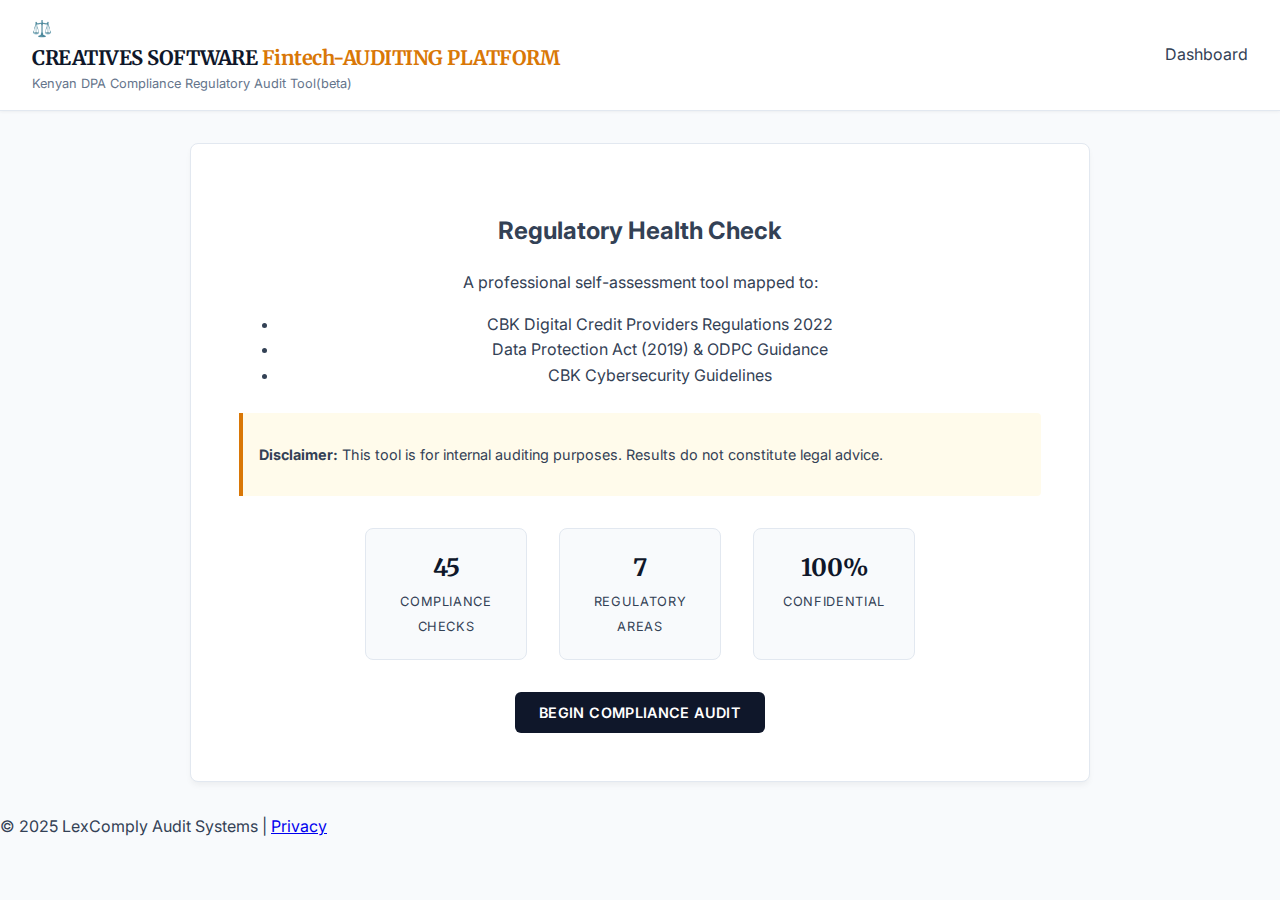
<file: index.html>
<!DOCTYPE html>
<html lang="en">
<head>
    <meta charset="UTF-8">
    <meta name="viewport" content="width=device-width, initial-scale=1.0">
    <title>Kenya Fintech Compliance Audit</title>
    <link rel="stylesheet" href="styles.css">
    <link href="https://fonts.googleapis.com/css2?family=Merriweather:wght@400;700&family=Inter:wght@300;400;600&display=swap" rel="stylesheet">
</head>
<body>

    <nav class="navbar">
        <div class="brand">
            <span class="icon">⚖️</span>
            <div>
                <h1>CREATIVES SOFTWARE <span class="accent">Fintech-AUDITING PLATFORM</span></h1>
                <small>Kenyan DPA Compliance Regulatory Audit Tool(beta)</small>
            </div>
        </div>
        <div class="step-indicator">
            <span id="nav-step">Dashboard</span>
        </div>
    </nav>

    <div class="container">
        <!-- SCREEN 1: LANDING -->
        <section id="landing-screen" class="active-screen">
            <div class="hero-content">
                <h2>Regulatory Health Check</h2>
                <p>A professional self-assessment tool mapped to:</p>
                <ul class="reg-list">
                    <li>CBK Digital Credit Providers Regulations 2022</li>
                    <li>Data Protection Act (2019) & ODPC Guidance</li>
                    <li>CBK Cybersecurity Guidelines</li>
                </ul>
                
                <div class="info-banner">
                    <p><strong>Disclaimer:</strong> This tool is for internal auditing purposes. Results do not constitute legal advice.</p>
                </div>

                <div class="stats-grid">
                    <div class="stat-box">
                        <span class="num">45</span>
                        <span class="lbl">Compliance Checks</span>
                    </div>
                    <div class="stat-box">
                        <span class="num">7</span>
                        <span class="lbl">Regulatory Areas</span>
                    </div>
                    <div class="stat-box">
                        <span class="num">100%</span>
                        <span class="lbl">Confidential</span>
                    </div>
                </div>

                <button class="btn btn-primary btn-lg" onclick="startAudit()">Begin Compliance Audit</button>
            </div>
        </section>

        <!-- SCREEN 2: THE FORM -->
        <section id="audit-form-screen" class="hidden-screen">
            <div class="progress-area">
                <div class="progress-text">
                    <span id="section-title-display">Section 1</span>
                    <span id="progress-text">0%</span>
                </div>
                <div class="progress-track">
                    <div class="progress-fill" id="progress-bar"></div>
                </div>
            </div>

            <form id="audit-form" onsubmit="return false;">
                <div id="questions-container">
                    <!-- Questions injected via JS -->
                </div>
            </form>

            <div class="form-controls">
                <button class="btn btn-secondary" id="prev-btn" onclick="prevSection()" disabled>Previous</button>
                <button class="btn btn-primary" id="next-btn" onclick="nextSection()">Next Section</button>
                <button class="btn btn-success hidden-btn" id="finish-btn" onclick="submitAudit()">Generate Report</button>
            </div>
        </section>
    </div>

    <footer>
        <p>&copy; 2025 LexComply Audit Systems | <a href="#">Privacy</a></p>
    </footer>

    <script src="questions.js"></script>
    <script src="script.js"></script>
</body>
</html>
</file>
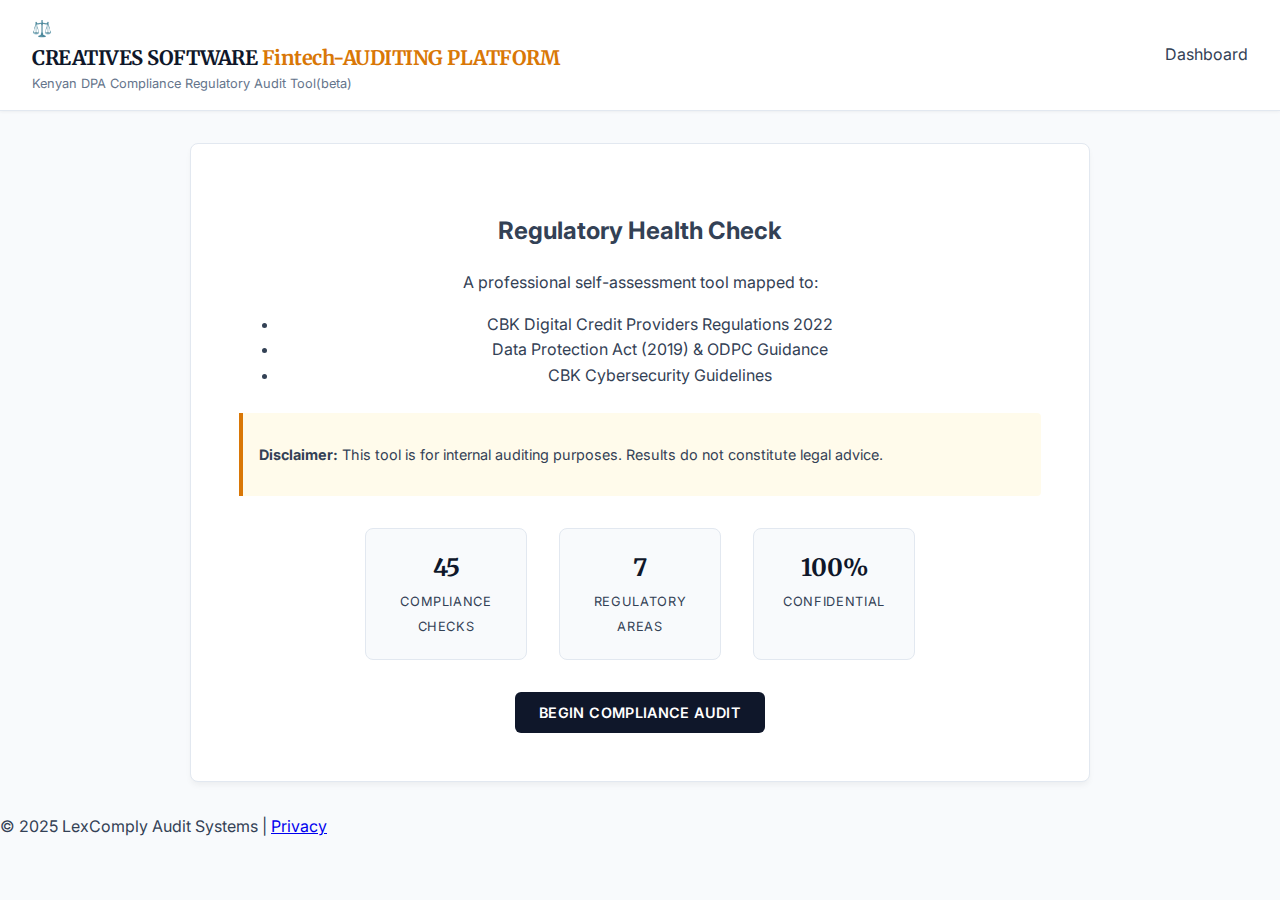
<file: results.html>
<!DOCTYPE html>
<html lang="en">
<head>
    <meta charset="UTF-8">
    <meta name="viewport" content="width=device-width, initial-scale=1.0">
    <title>Compliance Audit Report</title>
    <link rel="stylesheet" href="styles.css">
    <link href="https://fonts.googleapis.com/css2?family=Merriweather:wght@400;700&family=Inter:wght@300;400;600&display=swap" rel="stylesheet">
</head>
<body class="report-body">

    <div class="report-container">
        <!-- HEADER -->
        <header class="report-header">
            <div class="header-left">
                <h2>CONFIDENTIAL AUDIT REPORT</h2>
                <p id="timestamp">Generated on: ...</p>
                <p id="company-name">Entity: ...</p>
            </div>
            <div class="header-right">
                <button class="btn btn-secondary" onclick="window.print()">🖨️ Print to PDF</button>
                <button class="btn btn-secondary" onclick="window.location.href='index.html'">New Audit</button>
            </div>
        </header>

        <!-- SUMMARY DASHBOARD -->
        <section class="score-dashboard">
            <div class="score-card">
                <h3>Overall Compliance Score</h3>
                <div class="pie-wrapper" id="score-pie">
                    <span class="score-text" id="final-score">0%</span>
                </div>
                <div class="risk-badge" id="risk-badge">CALCULATING...</div>
            </div>
            
            <div class="summary-text">
                <h3>Executive Summary</h3>
                <p id="executive-summary">Loading analysis...</p>
            </div>
        </section>

        <!-- CRITICAL ALERTS -->
        <section id="critical-section" class="report-section critical-hidden">
            <div class="alert-banner">
                <h3>🚨 REGULATORY RED FLAGS DETECTED</h3>
                <p>The following failures are critical breaches of CBK or ODPC regulations and may attract fines or license revocation.</p>
            </div>
            <table class="audit-table">
                <thead>
                    <tr>
                        <th>Critical Question</th>
                        <th>Legal Implication</th>
                    </tr>
                </thead>
                <tbody id="critical-table-body">
                    <!-- Injected JS -->
                </tbody>
            </table>
        </section>

        <!-- DETAILED GAPS -->
        <section class="report-section">
            <h3>Gap Analysis & Remediation</h3>
            <p>Below are areas where controls were missing or partial.</p>
            <div id="gap-cards-container">
                <!-- Cards injected JS -->
            </div>
        </section>

        <!-- DISCLAIMER FOOTER -->
        <div class="report-footer">
            <p>This report is generated automatically based on user inputs. It does not constitute a legal opinion. For full compliance verification, please consult a specialized Fintech Legal Practitioner.</p>
        </div>
    </div>

    <script src="questions.js"></script>
    <script src="results.js"></script>
</body>
</html>
</file>
<file: styles.css>
/* ============================================
   LEGAL TECH AUDIT SUITE - ENTERPRISE GRADE
   CSS Design System v1.0
   Copyright © 2023 LegalTech Audit Solutions
   ============================================ */

:root {
    /* Legal-Tech Color Palette */
    --primary: #0f172a;               /* Legal Document Navy */
    --secondary: #334155;             /* Case File Slate */
    --accent: #d97706;                /* Legal Seal Bronze */
    --success: #15803d;               /* Compliance Green */
    --danger: #b91c1c;                /* Violation Red */
    --bg-light: #f8fafc;              /* Legal Pad Background */
    --surface: #ffffff;               /* Document White */
    --border: #e2e8f0;                /* Case Divider */
    --font-head: 'Merriweather', serif; /* Legal Document Serif */
    --font-body: 'Inter', sans-serif;   /* Modern UI Sans */
}

/* ============ BASE ARCHITECTURE ============ */
body {
    margin: 0;
    font-family: var(--font-body);
    background: var(--bg-light);
    color: var(--secondary);
    line-height: 1.6;
    -webkit-font-smoothing: antialiased;
    -moz-osx-font-smoothing: grayscale;
}

/* ============ LEGAL BRANDING BAR ============ */
.navbar {
    background: var(--surface);
    padding: 1rem 2rem;
    border-bottom: 1px solid var(--border);
    display: flex;
    justify-content: space-between;
    align-items: center;
    position: sticky;
    top: 0;
    z-index: 1000;
    box-shadow: 0 1px 3px rgba(0, 0, 0, 0.05);
}

.brand h1 {
    font-family: var(--font-head);
    font-size: 1.25rem;
    margin: 0;
    color: var(--primary);
    font-weight: 700;
    letter-spacing: -0.025em;
}

.brand small {
    font-size: 0.8rem;
    color: #64748b;
    display: block;
    font-weight: 400;
}

.brand .accent {
    color: var(--accent);
    font-weight: 700;
}

/* ============ LAYOUT CONTAINERS ============ */
.container {
    max-width: 900px;
    margin: 2rem auto;
    padding: 0 1rem;
}

.report-container {
    max-width: 210mm; /* ISO A4 Standard */
    margin: 2rem auto;
    background: var(--surface);
    padding: 2rem;
    box-shadow: 0 4px 6px -1px rgba(0, 0, 0, 0.1);
    border: 1px solid var(--border);
    border-radius: 4px;
}

/* ============ SCREEN STATE MANAGEMENT ============ */
.hidden-screen {
    display: none;
}

.active-screen {
    display: block;
    animation: legal-fade-in 0.3s ease-in;
}

.hidden-btn {
    display: none;
}

@keyframes legal-fade-in {
    from {
        opacity: 0;
        transform: translateY(8px);
    }
    to {
        opacity: 1;
        transform: translateY(0);
    }
}

/* ============ AUDIT LAUNCHPAD ============ */
.hero-content {
    background: var(--surface);
    padding: 3rem;
    border-radius: 8px;
    text-align: center;
    box-shadow: 0 4px 6px -1px rgba(0, 0, 0, 0.05);
    border: 1px solid var(--border);
}

.stats-grid {
    display: flex;
    justify-content: center;
    gap: 2rem;
    margin: 2rem 0;
    flex-wrap: wrap;
}

.stat-box {
    background: var(--bg-light);
    padding: 1.25rem;
    border-radius: 8px;
    width: 120px;
    border: 1px solid var(--border);
    transition: transform 0.2s ease;
}

.stat-box:hover {
    transform: translateY(-2px);
}

.stat-box .num {
    display: block;
    font-size: 1.5rem;
    font-weight: 700;
    color: var(--primary);
    font-family: var(--font-head);
}

.stat-box .lbl {
    font-size: 0.8rem;
    color: var(--secondary);
    text-transform: uppercase;
    letter-spacing: 0.05em;
}

.info-banner {
    background: #fffbeb;
    border-left: 4px solid var(--accent);
    padding: 1rem;
    margin: 1.5rem 0;
    text-align: left;
    font-size: 0.9rem;
    border-radius: 0 4px 4px 0;
}

/* ============ COMPLIANCE AUDIT PROGRESS ============ */
.progress-area {
    margin-bottom: 2rem;
}

.progress-text {
    display: flex;
    justify-content: space-between;
    font-weight: 600;
    font-size: 0.9rem;
    margin-bottom: 0.5rem;
    color: var(--primary);
}

.progress-track {
    height: 8px;
    background: #cbd5e1;
    border-radius: 4px;
    overflow: hidden;
}

.progress-fill {
    height: 100%;
    background: linear-gradient(90deg, var(--primary), #1e293b);
    width: 0%;
    transition: width 0.3s ease;
    border-radius: 4px;
}

/* ============ AUDIT QUESTION MODULE ============ */
.q-card {
    background: var(--surface);
    border: 1px solid var(--border);
    border-radius: 8px;
    padding: 1.5rem;
    margin-bottom: 1.5rem;
    border-left: 4px solid transparent;
    transition: all 0.2s ease;
}

.q-card:focus-within {
    border-left-color: var(--accent);
    box-shadow: 0 4px 12px rgba(0, 0, 0, 0.05);
    transform: translateX(2px);
}

.q-label {
    display: block;
    font-weight: 600;
    font-size: 1.05rem;
    margin-bottom: 1rem;
    color: var(--primary);
    font-family: var(--font-head);
}

/* ============ LEGAL COMPLIANCE TOOLTIP ============ */
.tooltip {
    display: inline-flex;
    justify-content: center;
    align-items: center;
    width: 20px;
    height: 20px;
    background: #cbd5e1;
    border-radius: 50%;
    font-size: 12px;
    cursor: help;
    color: white;
    margin-left: 8px;
    font-weight: 700;
}

.tooltip:hover::after {
    content: attr(data-tip);
    position: absolute;
    background: #334155;
    color: white;
    padding: 0.75rem;
    font-size: 0.85rem;
    border-radius: 4px;
    max-width: 300px;
    transform: translateY(-40px);
    z-index: 10;
    line-height: 1.4;
    box-shadow: 0 4px 6px rgba(0, 0, 0, 0.1);
}

/* ============ ACTION CONTROLS ============ */
.btn {
    padding: 0.75rem 1.5rem;
    border: none;
    border-radius: 6px;
    font-weight: 600;
    cursor: pointer;
    transition: all 0.2s;
    font-family: var(--font-body);
    font-size: 0.9rem;
    text-transform: uppercase;
    letter-spacing: 0.025em;
}

.btn-primary {
    background: var(--primary);
    color: white;
}

.btn-primary:hover {
    background: #1e293b;
    transform: translateY(-1px);
    box-shadow: 0 2px 4px rgba(15, 23, 42, 0.2);
}

.btn-secondary {
    background: white;
    border: 1px solid var(--border);
    color: var(--secondary);
}

.btn-secondary:hover {
    background: var(--bg-light);
    border-color: var(--primary);
}

.btn-success {
    background: var(--success);
    color: white;
}

.btn-success:hover {
    background: #166534;
}

.form-controls {
    display: flex;
    justify-content: space-between;
    margin-top: 2rem;
    padding-top: 1.5rem;
    border-top: 1px solid var(--border);
}

/* ============ INPUT COMPONENTS ============ */
.radio-group {
    display: flex;
    gap: 1rem;
    flex-wrap: wrap;
}

.radio-option {
    display: flex;
    align-items: center;
    gap: 0.5rem;
    padding: 0.75rem 1rem;
    border: 1px solid var(--border);
    border-radius: 6px;
    cursor: pointer;
    transition: all 0.2s ease;
    flex: 1;
    min-width: 120px;
}

.radio-option:hover {
    background: var(--bg-light);
    border-color: var(--accent);
}

.radio-option input:checked + span {
    font-weight: 700;
    color: var(--primary);
}

input[type="text"],
select {
    width: 100%;
    padding: 0.8rem;
    border: 1px solid var(--border);
    border-radius: 6px;
    font-family: inherit;
    font-size: 0.95rem;
    transition: border-color 0.2s ease;
}

input[type="text"]:focus,
select:focus {
    outline: none;
    border-color: var(--accent);
    box-shadow: 0 0 0 3px rgba(217, 119, 6, 0.1);
}

/* ============ LEGAL REPORT GENERATOR ============ */
.report-header {
    border-bottom: 2px solid var(--primary);
    padding-bottom: 1rem;
    margin-bottom: 2rem;
    display: flex;
    justify-content: space-between;
    align-items: flex-end;
}

.score-dashboard {
    display: grid;
    grid-template-columns: 1fr 2fr;
    gap: 2rem;
    background: var(--bg-light);
    padding: 1.5rem;
    border-radius: 8px;
    margin-bottom: 2rem;
    border: 1px solid var(--border);
}

.score-card {
    text-align: center;
    border-right: 1px solid var(--border);
    padding-right: 2rem;
}

.score-text {
    font-size: 3rem;
    font-weight: 800;
    color: var(--primary);
    font-family: var(--font-head);
    line-height: 1;
}

.risk-badge {
    display: inline-block;
    padding: 0.4rem 1rem;
    color: white;
    border-radius: 4px;
    font-weight: 700;
    margin-top: 0.5rem;
    font-size: 0.85rem;
    text-transform: uppercase;
    letter-spacing: 0.05em;
}

.audit-table {
    width: 100%;
    border-collapse: collapse;
    margin-top: 1rem;
    border: 1px solid var(--border);
}

.audit-table th {
    background: #f1f5f9;
    text-align: left;
    padding: 1rem;
    font-size: 0.9rem;
    color: var(--primary);
    font-weight: 600;
    border-bottom: 2px solid var(--border);
}

.audit-table td {
    border-bottom: 1px solid var(--border);
    padding: 1rem;
    font-size: 0.9rem;
    vertical-align: top;
}

.audit-table tr:last-child td {
    border-bottom: none;
}

/* ============ COMPLIANCE ALERTS ============ */
.alert-banner {
    background: #fee2e2;
    border-left: 5px solid var(--danger);
    padding: 1rem;
    color: #7f1d1d;
    border-radius: 0 4px 4px 0;
    margin: 1.5rem 0;
}

.gap-card {
    background: white;
    border-left: 3px solid var(--accent);
    padding: 1.25rem;
    margin-bottom: 1rem;
    box-shadow: 0 2px 4px rgba(0, 0, 0, 0.05);
    border-radius: 0 4px 4px 0;
}

.gap-q {
    font-weight: 700;
    display: block;
    margin-bottom: 0.5rem;
    color: var(--primary);
    font-size: 0.95rem;
}

.gap-a {
    font-size: 0.85rem;
    color: #64748b;
    font-style: italic;
    line-height: 1.5;
}

/* ============ LEGAL PRINT OPTIMIZATION ============ */
@media print {
    .btn,
    .navbar {
        display: none;
    }
    
    .report-container {
        box-shadow: none;
        width: 100%;
        max-width: 100%;
        margin: 0;
        padding: 0;
        border: none;
    }
    
    body {
        background: white;
        font-size: 12pt;
    }
    
    .score-dashboard {
        break-inside: avoid;
    }
}
</file>
